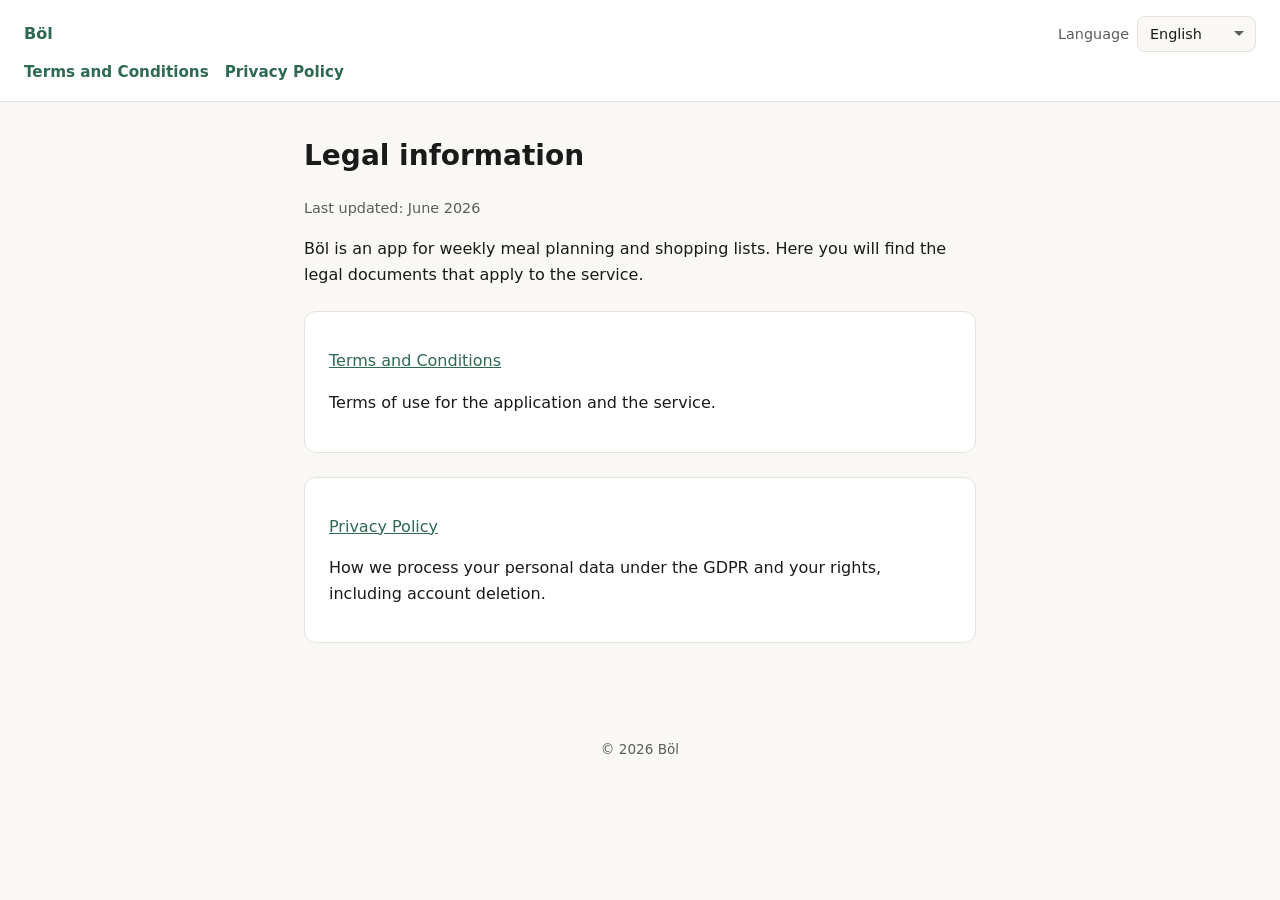
<file: docs/index.html>
<!DOCTYPE html>
<html lang="es">
  <head>
    <meta charset="utf-8" />
    <meta name="viewport" content="width=device-width, initial-scale=1" />
    <title data-i18n-title="indexTitle">Böl — Información legal</title>
    <link rel="stylesheet" href="style.css" />
  </head>
  <body>
    <header>
      <div class="header-row">
        <a href="index.html" data-i18n="brand">Böl</a>
        <div id="lang-switcher" class="lang-switcher"></div>
      </div>
      <nav>
        <a href="terminos.html" data-i18n="navTerms">Términos y Condiciones</a>
        <a href="privacidad.html" data-i18n="navPrivacy">Política de Privacidad</a>
      </nav>
    </header>
    <main>
      <h1 data-i18n="indexH1">Información legal</h1>
      <p class="muted" data-i18n="updated">Última actualización: junio de 2026</p>
      <p data-i18n="indexIntro">
        Böl es una aplicación para planificar comidas semanales y generar listas
        de la compra. Aquí encontrarás los documentos legales aplicables al uso
        del servicio.
      </p>
      <div class="card">
        <p>
          <a href="terminos.html" data-i18n="indexTermsCardTitle"
            >Términos y Condiciones</a
          >
        </p>
        <p data-i18n="indexTermsCardDesc">
          Condiciones de uso de la aplicación y del servicio.
        </p>
      </div>
      <div class="card">
        <p>
          <a href="privacidad.html" data-i18n="indexPrivacyCardTitle"
            >Política de Privacidad</a
          >
        </p>
        <p data-i18n="indexPrivacyCardDesc">
          Cómo tratamos tus datos personales conforme al RGPD y tus derechos,
          incluida la supresión de la cuenta.
        </p>
      </div>
    </main>
    <footer data-i18n="footer">© 2026 Böl</footer>
    <script src="i18n.js"></script>
  </body>
</html>
</file>
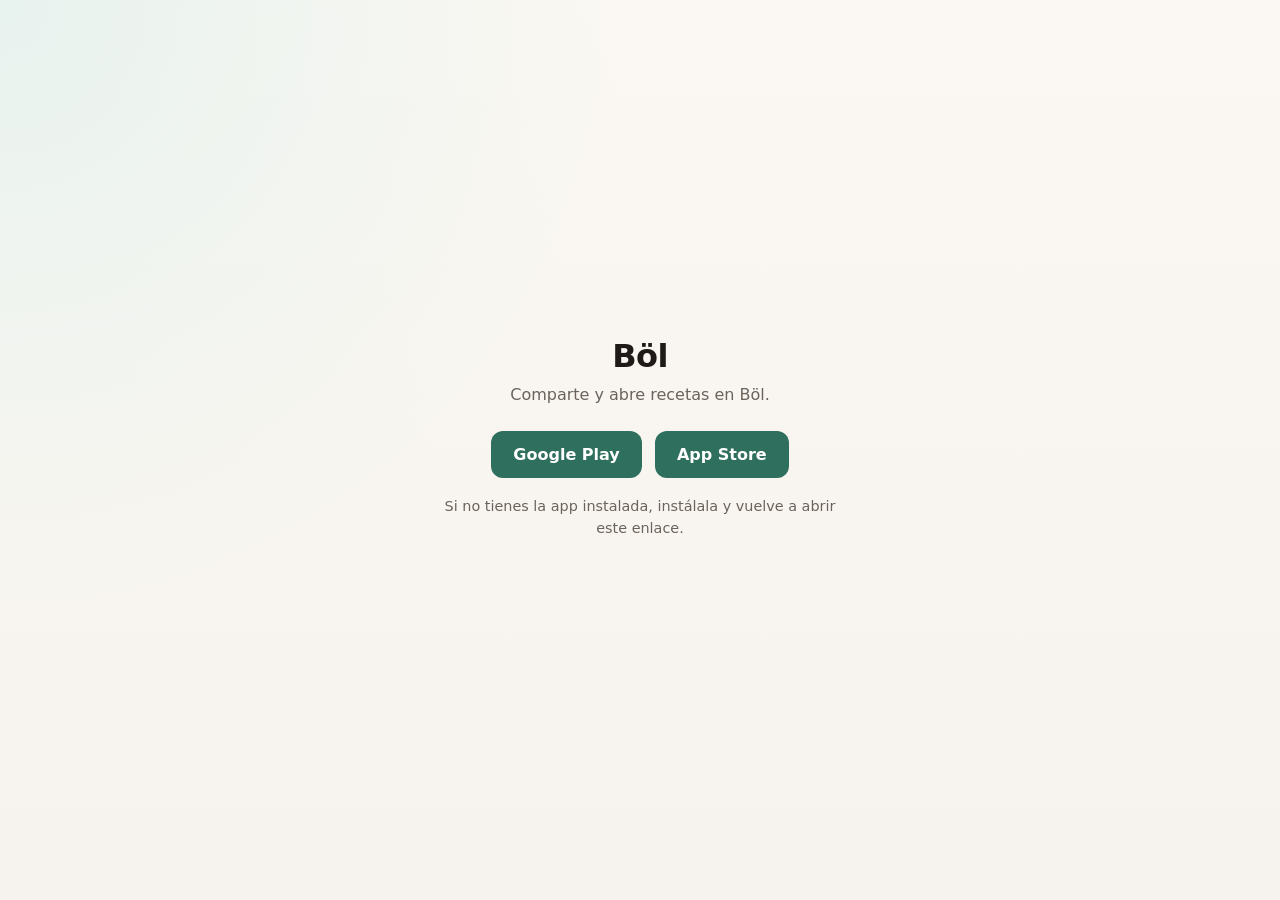
<file: public/index.html>
<!DOCTYPE html>
<html lang="es">
  <head>
    <meta charset="utf-8" />
    <meta name="viewport" content="width=device-width, initial-scale=1" />
    <title>Böl</title>
    <style>
      :root {
        color-scheme: light;
        --bg: #f6f3ee;
        --ink: #1f1a17;
        --accent: #2f6f5e;
        --muted: #6b635c;
      }
      * { box-sizing: border-box; }
      body {
        margin: 0;
        min-height: 100vh;
        font-family: "Segoe UI", system-ui, sans-serif;
        background:
          radial-gradient(circle at top left, #e8f2ee, transparent 40%),
          linear-gradient(180deg, #fbf8f3 0%, var(--bg) 100%);
        color: var(--ink);
        display: grid;
        place-items: center;
        padding: 24px;
      }
      main {
        width: min(420px, 100%);
        text-align: center;
      }
      h1 {
        margin: 0 0 8px;
        font-size: 2rem;
        letter-spacing: -0.02em;
      }
      p {
        margin: 0 0 24px;
        color: var(--muted);
        line-height: 1.5;
      }
      a.button {
        display: inline-block;
        background: var(--accent);
        color: white;
        text-decoration: none;
        padding: 14px 22px;
        border-radius: 12px;
        font-weight: 600;
      }
      a.button + a.button {
        margin-left: 8px;
      }
      .hint {
        margin-top: 18px;
        font-size: 0.9rem;
      }
    </style>
  </head>
  <body>
    <main>
      <h1>Böl</h1>
      <p id="message">Instala Böl para abrir este enlace.</p>
      <a
        class="button"
        id="install-google"
        href="https://play.google.com/store/apps/details?id=com.japegomez.meal_planner"
      >Google Play</a>
      <a
        class="button"
        id="install-apple"
        href="https://apps.apple.com/es/app/b%C3%B6l/id6785110375"
      >App Store</a>
      <p class="hint">
        Si no tienes la app instalada, instálala y vuelve a abrir este enlace.
      </p>
    </main>
    <script>
      (function () {
        var path = window.location.pathname || "/";
        var message = document.getElementById("message");

        if (/^\/h\//.test(path)) {
          message.textContent = "Únete a un hogar en Böl. Instala la app y vuelve a abrir este enlace.";
        } else if (/^\/(r|p)\//.test(path)) {
          message.textContent = "Abre esta receta en Böl. Instala la app y vuelve a abrir este enlace.";
        } else {
          message.textContent = "Comparte y abre recetas en Böl.";
        }
      })();
    </script>
  </body>
</html>
</file>
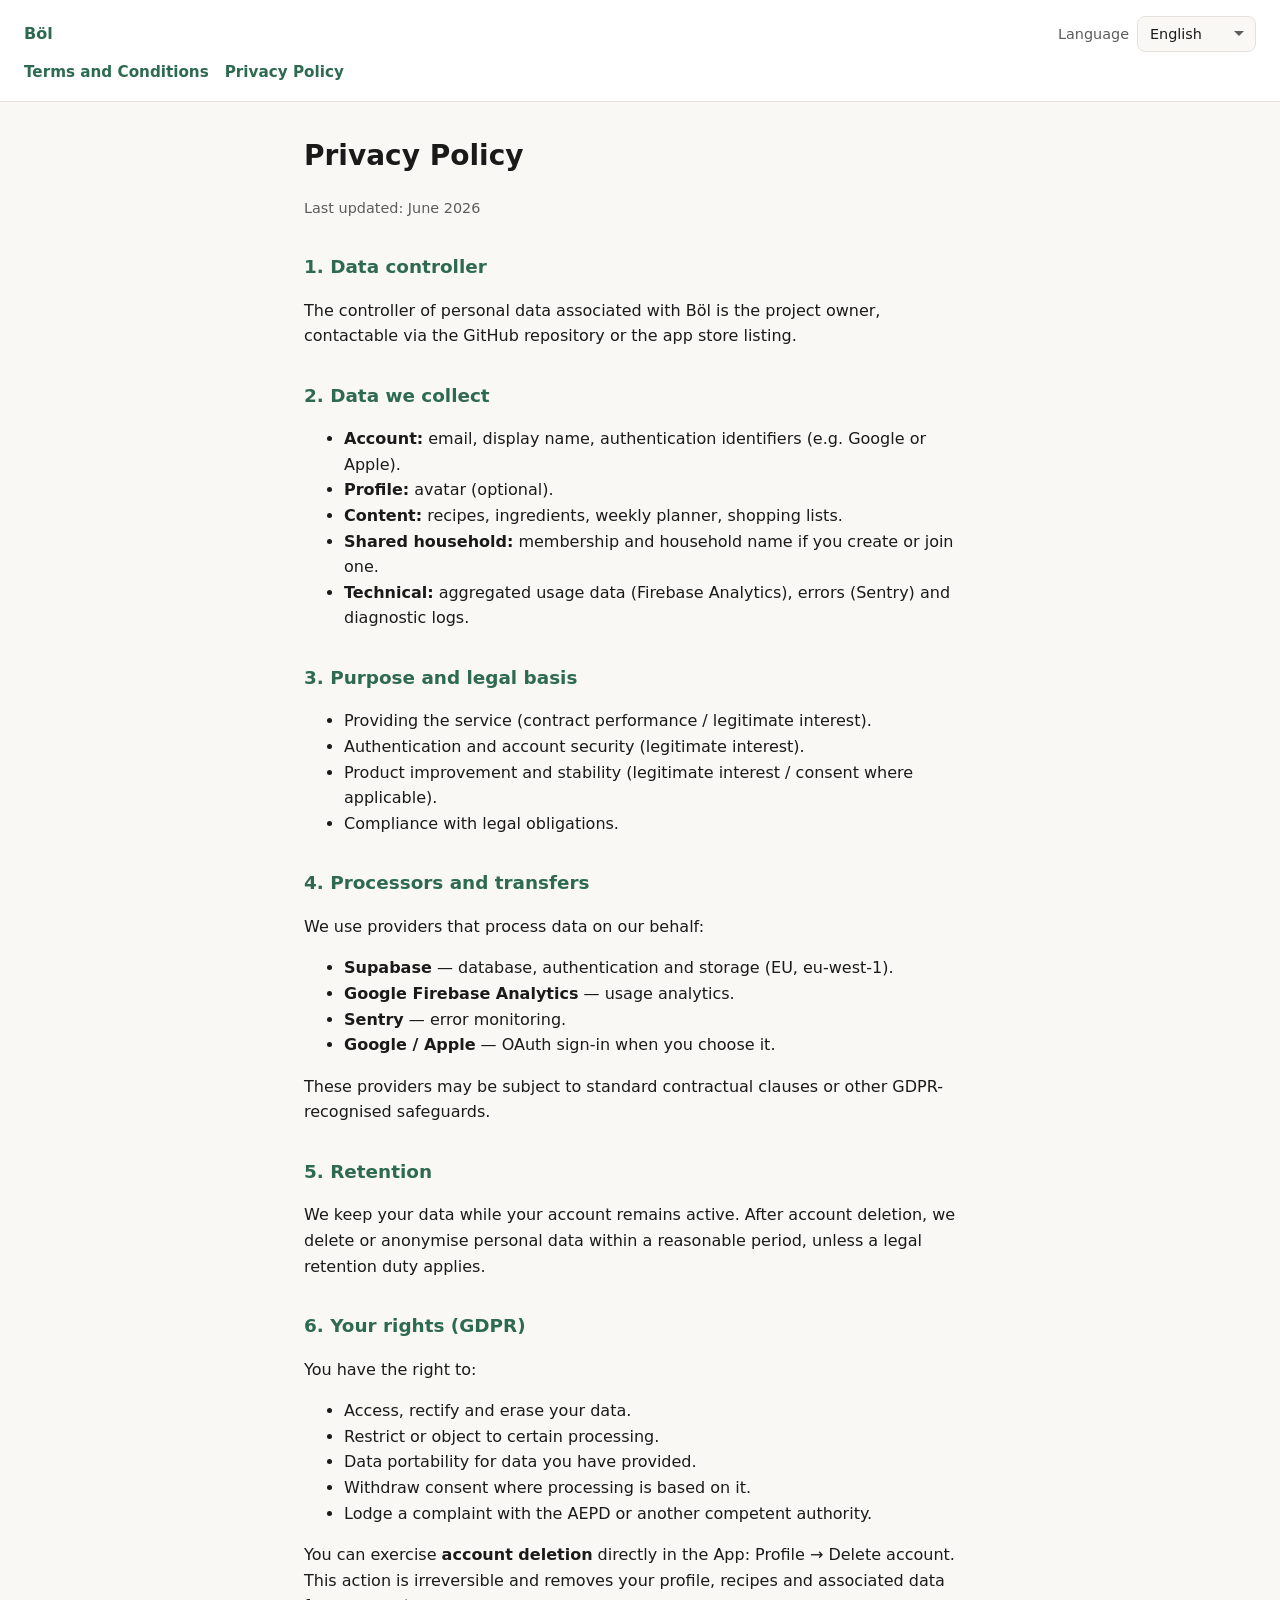
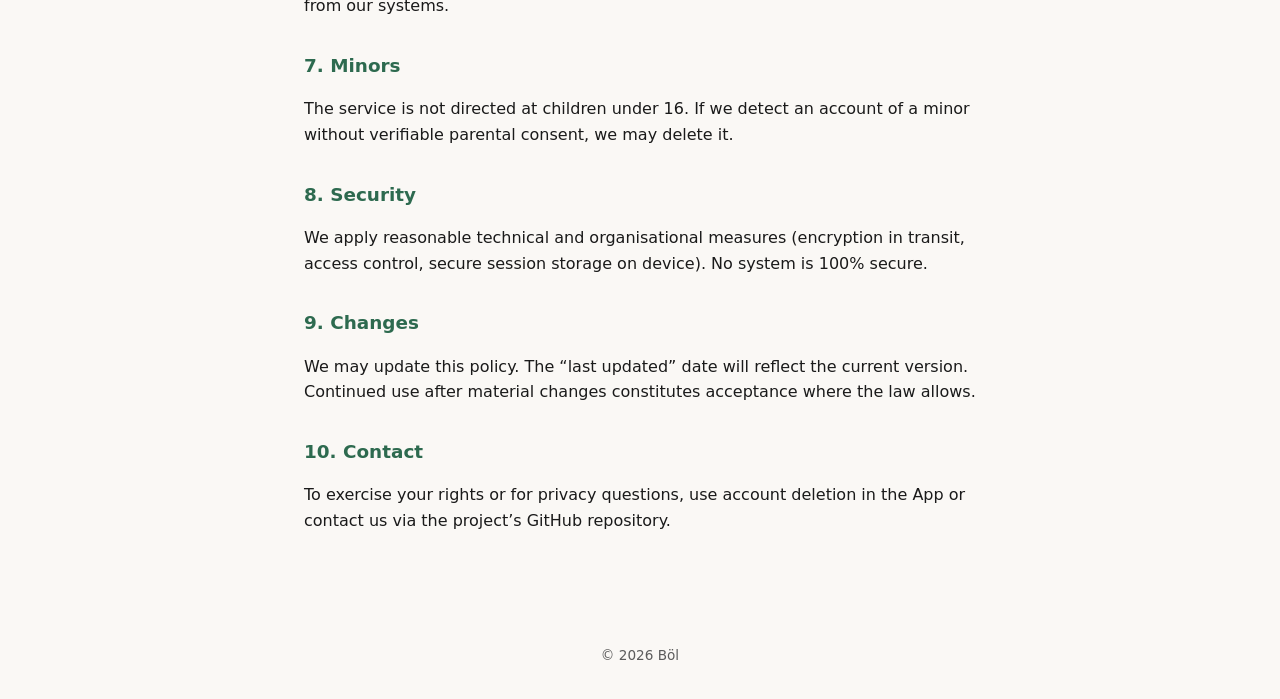
<file: docs/privacidad.html>
<!DOCTYPE html>
<html lang="es">
  <head>
    <meta charset="utf-8" />
    <meta name="viewport" content="width=device-width, initial-scale=1" />
    <title data-i18n-title="privacyTitle">Política de Privacidad — Böl</title>
    <link rel="stylesheet" href="style.css" />
  </head>
  <body>
    <header>
      <div class="header-row">
        <a href="index.html" data-i18n="brand">Böl</a>
        <div id="lang-switcher" class="lang-switcher"></div>
      </div>
      <nav>
        <a href="terminos.html" data-i18n="navTerms">Términos y Condiciones</a>
        <a href="privacidad.html" data-i18n="navPrivacy">Política de Privacidad</a>
      </nav>
    </header>
    <main>
      <h1 data-i18n="privacyH1">Política de Privacidad</h1>
      <p class="muted" data-i18n="updated">Última actualización: junio de 2026</p>

      <h2 data-i18n="privacy1H">1. Responsable del tratamiento</h2>
      <p data-i18n="privacy1P">
        El responsable del tratamiento de los datos personales asociados a Böl
        es el titular del proyecto, contactable a través del repositorio en
        GitHub o la ficha de la tienda de aplicaciones.
      </p>

      <h2 data-i18n="privacy2H">2. Datos que recogemos</h2>
      <ul>
        <li data-i18n-html="privacy2L1">
          <strong>Cuenta:</strong> correo electrónico, nombre de usuario,
          identificadores de autenticación (p. ej. Google o Apple).
        </li>
        <li data-i18n-html="privacy2L2">
          <strong>Perfil:</strong> avatar (opcional).
        </li>
        <li data-i18n-html="privacy2L3">
          <strong>Contenido:</strong> recetas, ingredientes, planificador
          semanal, listas de la compra.
        </li>
        <li data-i18n-html="privacy2L4">
          <strong>Hogar compartido:</strong> membresía y nombre del hogar si
          decides crearlo o unirte.
        </li>
        <li data-i18n-html="privacy2L5">
          <strong>Técnicos:</strong> datos de uso agregados (Firebase
          Analytics), errores (Sentry) y logs de diagnóstico.
        </li>
      </ul>

      <h2 data-i18n="privacy3H">3. Finalidad y base legal</h2>
      <ul>
        <li data-i18n="privacy3L1">
          Prestación del servicio (ejecución del contrato / interés legítimo).
        </li>
        <li data-i18n="privacy3L2">
          Autenticación y seguridad de la cuenta (interés legítimo).
        </li>
        <li data-i18n="privacy3L3">
          Mejora del producto y estabilidad (interés legítimo / consentimiento
          cuando aplique).
        </li>
        <li data-i18n="privacy3L4">Cumplimiento de obligaciones legales.</li>
      </ul>

      <h2 data-i18n="privacy4H">4. Encargados y transferencias</h2>
      <p data-i18n="privacy4P">
        Utilizamos proveedores que tratan datos en nuestro nombre:
      </p>
      <ul>
        <li data-i18n-html="privacy4L1">
          <strong>Supabase</strong> — base de datos, autenticación y
          almacenamiento (UE, región eu-west-1).
        </li>
        <li data-i18n-html="privacy4L2">
          <strong>Google Firebase Analytics</strong> — analítica de uso.
        </li>
        <li data-i18n-html="privacy4L3">
          <strong>Sentry</strong> — monitorización de errores.
        </li>
        <li data-i18n-html="privacy4L4">
          <strong>Google / Apple</strong> — inicio de sesión OAuth cuando lo
          eliges.
        </li>
      </ul>
      <p data-i18n="privacy4P2">
        Estos proveedores pueden estar sujetos a cláusulas contractuales tipo u
        otras garantías reconocidas por el RGPD.
      </p>

      <h2 data-i18n="privacy5H">5. Conservación</h2>
      <p data-i18n="privacy5P">
        Conservamos tus datos mientras mantengas una cuenta activa. Tras la
        eliminación de la cuenta, borramos o anonimizamos los datos personales
        en un plazo razonable, salvo obligación legal de conservación.
      </p>

      <h2 data-i18n="privacy6H">6. Tus derechos (RGPD)</h2>
      <p data-i18n="privacy6P">Tienes derecho a:</p>
      <ul>
        <li data-i18n="privacy6L1">Acceder, rectificar y suprimir tus datos.</li>
        <li data-i18n="privacy6L2">
          Limitar u oponerte a determinados tratamientos.
        </li>
        <li data-i18n="privacy6L3">
          Portabilidad de los datos que nos hayas facilitado.
        </li>
        <li data-i18n="privacy6L4">
          Retirar el consentimiento cuando el tratamiento se base en él.
        </li>
        <li data-i18n="privacy6L5">
          Presentar reclamación ante la AEPD u otra autoridad competente.
        </li>
      </ul>
      <p data-i18n-html="privacy6P2">
        Puedes ejercer la <strong>supresión de la cuenta</strong> directamente
        en la App: Perfil → Eliminar cuenta. Esta acción es irreversible y
        elimina tu perfil, recetas y datos asociados en nuestros sistemas.
      </p>

      <h2 data-i18n="privacy7H">7. Menores</h2>
      <p data-i18n="privacy7P">
        El servicio no está dirigido a menores de 16 años. Si detectamos una
        cuenta de un menor sin consentimiento parental verificable, podremos
        eliminarla.
      </p>

      <h2 data-i18n="privacy8H">8. Seguridad</h2>
      <p data-i18n="privacy8P">
        Aplicamos medidas técnicas y organizativas razonables (cifrado en
        tránsito, control de acceso, almacenamiento seguro de sesión en el
        dispositivo). Ningún sistema es 100 % seguro.
      </p>

      <h2 data-i18n="privacy9H">9. Cambios</h2>
      <p data-i18n="privacy9P">
        Podemos actualizar esta política. La fecha de «última actualización»
        reflejará la versión vigente. El uso continuado tras cambios relevantes
        implica su aceptación cuando la ley lo permita.
      </p>

      <h2 data-i18n="privacy10H">10. Contacto</h2>
      <p data-i18n="privacy10P">
        Para ejercer tus derechos o consultas de privacidad, utiliza la
        eliminación de cuenta en la App o contacta a través del repositorio del
        proyecto en GitHub.
      </p>
    </main>
    <footer data-i18n="footer">© 2026 Böl</footer>
    <script src="i18n.js"></script>
  </body>
</html>
</file>
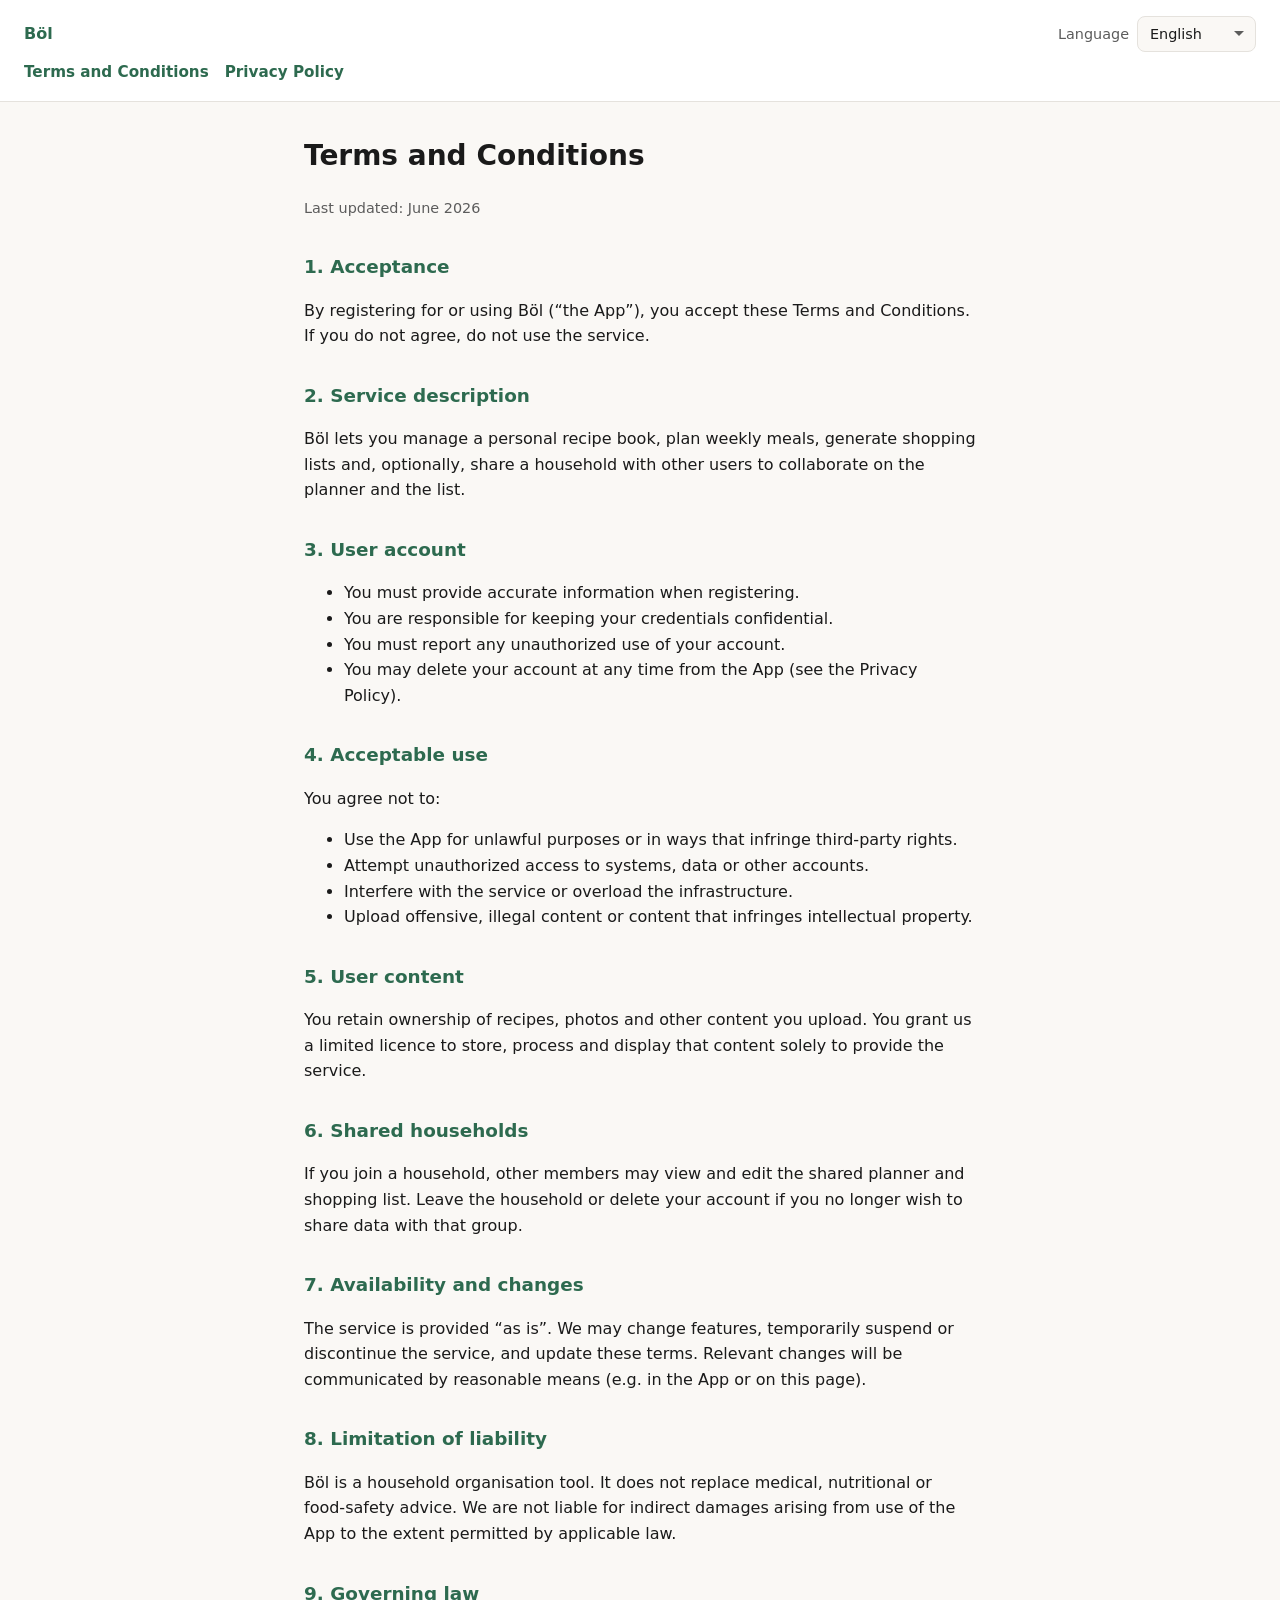
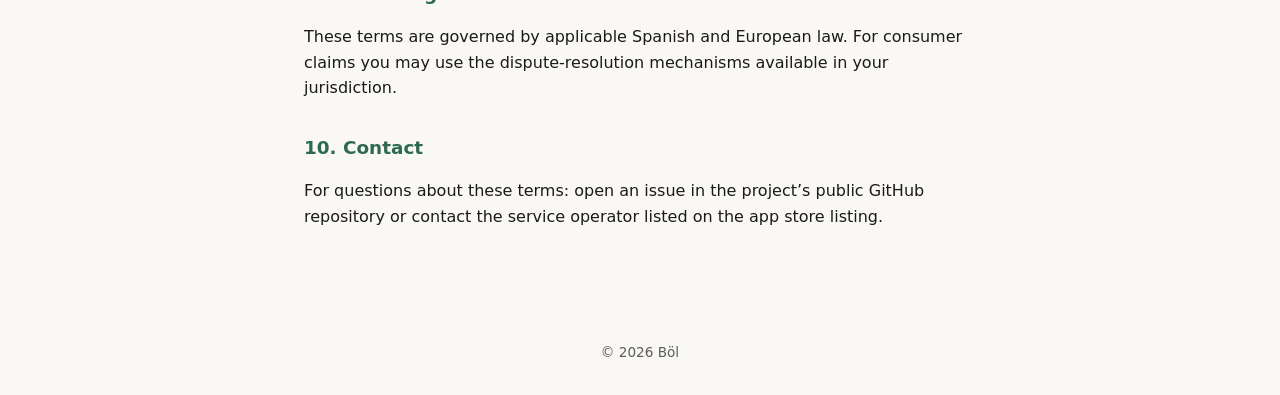
<file: docs/terminos.html>
<!DOCTYPE html>
<html lang="es">
  <head>
    <meta charset="utf-8" />
    <meta name="viewport" content="width=device-width, initial-scale=1" />
    <title data-i18n-title="termsTitle">Términos y Condiciones — Böl</title>
    <link rel="stylesheet" href="style.css" />
  </head>
  <body>
    <header>
      <div class="header-row">
        <a href="index.html" data-i18n="brand">Böl</a>
        <div id="lang-switcher" class="lang-switcher"></div>
      </div>
      <nav>
        <a href="terminos.html" data-i18n="navTerms">Términos y Condiciones</a>
        <a href="privacidad.html" data-i18n="navPrivacy">Política de Privacidad</a>
      </nav>
    </header>
    <main>
      <h1 data-i18n="termsH1">Términos y Condiciones</h1>
      <p class="muted" data-i18n="updated">Última actualización: junio de 2026</p>

      <h2 data-i18n="terms1H">1. Aceptación</h2>
      <p data-i18n="terms1P">
        Al registrarte o utilizar Böl («la App»), aceptas estos Términos y
        Condiciones. Si no estás de acuerdo, no uses el servicio.
      </p>

      <h2 data-i18n="terms2H">2. Descripción del servicio</h2>
      <p data-i18n="terms2P">
        Böl permite gestionar un recetario personal, planificar comidas
        semanales, generar listas de la compra y, opcionalmente, compartir un
        hogar con otros usuarios para colaborar en el planificador y la lista.
      </p>

      <h2 data-i18n="terms3H">3. Cuenta de usuario</h2>
      <ul>
        <li data-i18n="terms3L1">Debes proporcionar información veraz al registrarte.</li>
        <li data-i18n="terms3L2">
          Eres responsable de mantener la confidencialidad de tus credenciales.
        </li>
        <li data-i18n="terms3L3">
          Debes notificar cualquier uso no autorizado de tu cuenta.
        </li>
        <li data-i18n="terms3L4">
          Puedes eliminar tu cuenta en cualquier momento desde la App (ver
          Política de Privacidad).
        </li>
      </ul>

      <h2 data-i18n="terms4H">4. Uso aceptable</h2>
      <p data-i18n="terms4P">Te comprometes a no:</p>
      <ul>
        <li data-i18n="terms4L1">
          Usar la App con fines ilícitos o que vulneren derechos de terceros.
        </li>
        <li data-i18n="terms4L2">
          Intentar acceder sin autorización a sistemas, datos o cuentas ajenas.
        </li>
        <li data-i18n="terms4L3">
          Interferir en el funcionamiento del servicio o sobrecargar la
          infraestructura.
        </li>
        <li data-i18n="terms4L4">
          Subir contenido ofensivo, ilegal o que infrinja propiedad intelectual.
        </li>
      </ul>

      <h2 data-i18n="terms5H">5. Contenido del usuario</h2>
      <p data-i18n="terms5P">
        Conservas la titularidad de las recetas, fotos y demás contenido que
        subas. Nos concedes una licencia limitada para almacenar, procesar y
        mostrar ese contenido únicamente con el fin de prestar el servicio.
      </p>

      <h2 data-i18n="terms6H">6. Hogares compartidos</h2>
      <p data-i18n="terms6P">
        Si te unes a un hogar, los demás miembros podrán ver y editar el
        planificador y la lista de la compra compartidos. Abandona el hogar o
        elimina tu cuenta si ya no deseas compartir datos con ese grupo.
      </p>

      <h2 data-i18n="terms7H">7. Disponibilidad y cambios</h2>
      <p data-i18n="terms7P">
        El servicio se ofrece «tal cual». Podemos modificar funcionalidades,
        suspender temporalmente o interrumpir el servicio, y actualizar estos
        términos. Los cambios relevantes se comunicarán por medios razonables
        (p. ej. en la App o en esta página).
      </p>

      <h2 data-i18n="terms8H">8. Limitación de responsabilidad</h2>
      <p data-i18n="terms8P">
        Böl es una herramienta de organización doméstica. No sustituye
        asesoramiento médico, nutricional o de seguridad alimentaria. No nos
        hacemos responsables de daños indirectos derivados del uso de la App en
        la medida permitida por la ley aplicable.
      </p>

      <h2 data-i18n="terms9H">9. Ley aplicable</h2>
      <p data-i18n="terms9P">
        Estos términos se rigen por la legislación española y europea aplicable.
        Para reclamaciones de consumo puedes acudir a los mecanismos de
        resolución de conflictos previstos en tu jurisdicción.
      </p>

      <h2 data-i18n="terms10H">10. Contacto</h2>
      <p data-i18n="terms10P">
        Para consultas sobre estos términos: abre un issue en el repositorio
        público del proyecto en GitHub o contacta al responsable del servicio
        indicado en la ficha de la tienda de aplicaciones.
      </p>
    </main>
    <footer data-i18n="footer">© 2026 Böl</footer>
    <script src="i18n.js"></script>
  </body>
</html>
</file>
<file: docs/style.css>
:root {
  color-scheme: light dark;
  --bg: #faf8f5;
  --text: #1a1a1a;
  --muted: #5c5c5c;
  --accent: #2d6a4f;
  --card: #ffffff;
  --border: #e5e2dd;
}

@media (prefers-color-scheme: dark) {
  :root {
    --bg: #121212;
    --text: #f0f0f0;
    --muted: #b0b0b0;
    --accent: #52b788;
    --card: #1e1e1e;
    --border: #333333;
  }
}

* {
  box-sizing: border-box;
}

body {
  margin: 0;
  font-family: system-ui, -apple-system, "Segoe UI", Roboto, sans-serif;
  line-height: 1.6;
  background: var(--bg);
  color: var(--text);
}

header {
  background: var(--card);
  border-bottom: 1px solid var(--border);
  padding: 1rem 1.5rem;
}

.header-row {
  display: flex;
  align-items: center;
  justify-content: space-between;
  gap: 1rem;
  flex-wrap: wrap;
}

header a {
  color: var(--accent);
  text-decoration: none;
  font-weight: 600;
}

header nav {
  margin-top: 0.5rem;
  display: flex;
  gap: 1rem;
  flex-wrap: wrap;
  font-size: 0.95rem;
}

.lang-switcher {
  display: flex;
  align-items: center;
  gap: 0.5rem;
  font-size: 0.9rem;
  color: var(--muted);
}

.lang-switcher label {
  font-weight: 500;
}

.lang-switcher select {
  appearance: none;
  background: var(--bg);
  color: var(--text);
  border: 1px solid var(--border);
  border-radius: 8px;
  padding: 0.35rem 2rem 0.35rem 0.75rem;
  font: inherit;
  cursor: pointer;
  background-image: url("data:image/svg+xml,%3Csvg xmlns='http://www.w3.org/2000/svg' width='12' height='8' viewBox='0 0 12 8'%3E%3Cpath fill='%235c5c5c' d='M1 1l5 5 5-5'/%3E%3C/svg%3E");
  background-repeat: no-repeat;
  background-position: right 0.6rem center;
}

.lang-switcher select:focus {
  outline: 2px solid var(--accent);
  outline-offset: 2px;
}

main {
  max-width: 720px;
  margin: 0 auto;
  padding: 2rem 1.5rem 4rem;
}

h1 {
  font-size: 1.75rem;
  margin-top: 0;
}

h2 {
  font-size: 1.15rem;
  margin-top: 2rem;
  color: var(--accent);
}

p,
li {
  color: var(--text);
}

.muted {
  color: var(--muted);
  font-size: 0.9rem;
}

.card {
  background: var(--card);
  border: 1px solid var(--border);
  border-radius: 12px;
  padding: 1.25rem 1.5rem;
  margin-top: 1.5rem;
}

.card a {
  color: var(--accent);
}

footer {
  text-align: center;
  padding: 2rem 1rem;
  color: var(--muted);
  font-size: 0.85rem;
}
</file>
